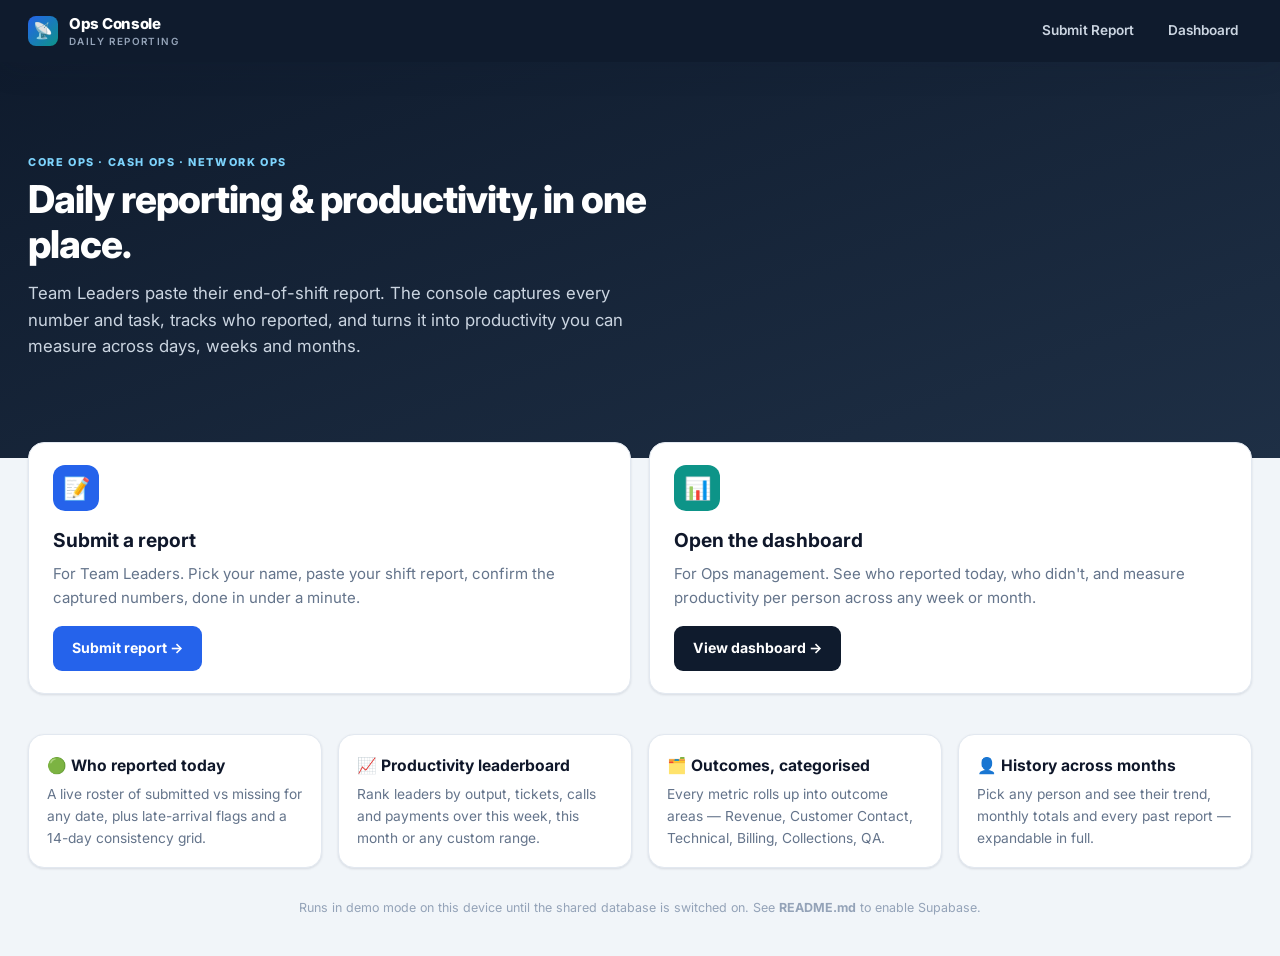
<file: index.html>
<!DOCTYPE html>
<html lang="en">
<head>
<meta charset="UTF-8" />
<meta name="viewport" content="width=device-width, initial-scale=1.0" />
<title>Ops Console — Daily Reporting</title>
<link rel="preconnect" href="https://fonts.googleapis.com" />
<link href="https://fonts.googleapis.com/css2?family=Inter:wght@400;500;600;700;800&display=swap" rel="stylesheet" />
<link rel="stylesheet" href="ops.css" />
<style>
  .hero { background:linear-gradient(160deg,var(--navy),var(--slate)); color:#fff; padding:64px 0 70px; }
  .hero .eyebrow { color:#7DD3FC; }
  .hero h1 { font-size:2.4rem; font-weight:800; letter-spacing:-1px; max-width:720px; line-height:1.15; }
  .hero p { color:#CBD5E1; font-size:1.05rem; max-width:600px; margin-top:14px; }
  .hero .row { margin-top:28px; }
  .choose { display:grid; grid-template-columns:1fr 1fr; gap:18px; margin-top:-44px; }
  .choose a { text-decoration:none; color:inherit; }
  .choose .card { transition:.18s; height:100%; }
  .choose .card:hover { transform:translateY(-3px); box-shadow:var(--shadow-md); }
  .choose .ic { width:46px;height:46px;border-radius:12px;display:grid;place-items:center;font-size:22px;color:#fff;margin-bottom:14px; }
  .feat { display:grid; grid-template-columns:repeat(auto-fit,minmax(220px,1fr)); gap:16px; margin-top:40px; }
  .feat .f { padding:18px; }
  .feat .f h3 { font-size:.98rem; margin-bottom:5px; }
  .feat .f p { color:var(--muted); font-size:.86rem; }
  @media(max-width:680px){ .choose{grid-template-columns:1fr;} .hero h1{font-size:1.8rem;} }
</style>
</head>
<body>

<header class="topbar">
  <div class="topbar__inner">
    <a class="brand" href="index.html"><span class="brand__mark">📡</span><span>Ops Console<small>Daily Reporting</small></span></a>
    <nav class="topnav">
      <a href="submit.html">Submit Report</a>
      <a href="dashboard.html">Dashboard</a>
    </nav>
  </div>
</header>

<section class="hero">
  <div class="wrap">
    <div class="eyebrow">Core Ops · Cash Ops · Network Ops</div>
    <h1>Daily reporting & productivity, in one place.</h1>
    <p>Team Leaders paste their end-of-shift report. The console captures every number and task, tracks who reported, and turns it into productivity you can measure across days, weeks and months.</p>
  </div>
</section>

<div class="wrap">
  <div class="choose">
    <a href="submit.html"><div class="card"><div class="card__body">
      <div class="ic" style="background:var(--blue)">📝</div>
      <h2 style="font-size:1.2rem;">Submit a report</h2>
      <p class="muted" style="margin-top:6px;">For Team Leaders. Pick your name, paste your shift report, confirm the captured numbers, done in under a minute.</p>
      <span class="btn btn--primary mt">Submit report →</span>
    </div></div></a>
    <a href="dashboard.html"><div class="card"><div class="card__body">
      <div class="ic" style="background:var(--teal)">📊</div>
      <h2 style="font-size:1.2rem;">Open the dashboard</h2>
      <p class="muted" style="margin-top:6px;">For Ops management. See who reported today, who didn't, and measure productivity per person across any week or month.</p>
      <span class="btn btn--dark mt">View dashboard →</span>
    </div></div></a>
  </div>

  <div class="feat">
    <div class="card f"><h3>🟢 Who reported today</h3><p>A live roster of submitted vs missing for any date, plus late-arrival flags and a 14-day consistency grid.</p></div>
    <div class="card f"><h3>📈 Productivity leaderboard</h3><p>Rank leaders by output, tickets, calls and payments over this week, this month or any custom range.</p></div>
    <div class="card f"><h3>🗂️ Outcomes, categorised</h3><p>Every metric rolls up into outcome areas — Revenue, Customer Contact, Technical, Billing, Collections, QA.</p></div>
    <div class="card f"><h3>👤 History across months</h3><p>Pick any person and see their trend, monthly totals and every past report — expandable in full.</p></div>
  </div>

  <p class="footer-note">Runs in demo mode on this device until the shared database is switched on. See <strong>README.md</strong> to enable Supabase.</p>
</div>

</body>
</html>
</file>
<file: ops.css>
/* ============================================================
   Ops Console — shared styles (self-contained, no dependencies)
   ============================================================ */
*, *::before, *::after { box-sizing: border-box; margin: 0; padding: 0; }

:root {
  --navy:        #0F1B2D;
  --navy-2:      #16273E;
  --slate:       #1E2F45;
  --blue:        #2563EB;
  --blue-dark:   #1D4ED8;
  --blue-soft:   #EFF4FF;
  --teal:        #0D9488;
  --emerald:     #059669;
  --emerald-soft:#ECFDF5;
  --amber:       #D97706;
  --amber-soft:  #FFFBEB;
  --red:         #DC2626;
  --red-soft:    #FEF2F2;
  --text:        #0F172A;
  --muted:       #64748B;
  --muted-2:     #94A3B8;
  --border:      #E2E8F0;
  --border-2:    #CBD5E1;
  --bg:          #F1F5F9;
  --card:        #FFFFFF;
  --radius:      10px;
  --radius-lg:   16px;
  --shadow:      0 1px 3px rgba(15,27,45,.08), 0 1px 2px rgba(15,27,45,.04);
  --shadow-md:   0 8px 30px rgba(15,27,45,.10);
}

body {
  font-family: 'Inter', system-ui, -apple-system, sans-serif;
  color: var(--text);
  background: var(--bg);
  line-height: 1.6;
  font-size: 15px;
  -webkit-font-smoothing: antialiased;
}

/* ---- Top bar ---- */
.topbar { background: var(--navy); color: #fff; position: sticky; top: 0; z-index: 50; box-shadow: var(--shadow-md); }
.topbar__inner { max-width: 1280px; margin: 0 auto; padding: 0 28px; height: 62px; display: flex; align-items: center; gap: 20px; }
.brand { display: flex; align-items: center; gap: 11px; text-decoration: none; color: #fff; font-weight: 800; letter-spacing: -.3px; }
.brand__mark { width: 30px; height: 30px; border-radius: 8px; background: linear-gradient(135deg, var(--blue), var(--teal)); display: grid; place-items: center; font-size: 16px; }
.brand small { display: block; font-size: .62rem; font-weight: 600; letter-spacing: 1.4px; text-transform: uppercase; color: var(--muted-2); margin-top: -2px; }
.topnav { margin-left: auto; display: flex; gap: 6px; align-items: center; }
.topnav a { color: #CBD5E1; text-decoration: none; font-size: .85rem; font-weight: 600; padding: 8px 14px; border-radius: 8px; transition: .15s; }
.topnav a:hover { background: rgba(255,255,255,.08); color: #fff; }
.topnav a.active { background: var(--blue); color: #fff; }

/* ---- Layout ---- */
.wrap { max-width: 1280px; margin: 0 auto; padding: 28px; }
.wrap--narrow { max-width: 860px; }
.page-head { margin-bottom: 22px; }
.page-head h1 { font-size: 1.5rem; font-weight: 800; letter-spacing: -.4px; }
.page-head p { color: var(--muted); font-size: .92rem; margin-top: 3px; }
.eyebrow { font-size: .68rem; font-weight: 800; letter-spacing: 1.6px; text-transform: uppercase; color: var(--blue); margin-bottom: 6px; }

/* ---- Cards ---- */
.card { background: var(--card); border: 1px solid var(--border); border-radius: var(--radius-lg); box-shadow: var(--shadow); }
.card__body { padding: 22px 24px; }
.card__head { padding: 16px 24px; border-bottom: 1px solid var(--border); display: flex; align-items: center; gap: 10px; }
.card__head h2 { font-size: 1.02rem; font-weight: 700; }
.card__head .sub { color: var(--muted); font-size: .82rem; font-weight: 500; margin-left: auto; }

/* ---- Buttons ---- */
.btn { display: inline-flex; align-items: center; gap: 7px; border: 1px solid transparent; border-radius: 9px; padding: 10px 18px; font: inherit; font-size: .88rem; font-weight: 700; cursor: pointer; text-decoration: none; transition: .15s; white-space: nowrap; }
.btn:disabled { opacity: .5; cursor: not-allowed; }
.btn--primary { background: var(--blue); color: #fff; }
.btn--primary:hover:not(:disabled) { background: var(--blue-dark); }
.btn--dark { background: var(--navy); color: #fff; }
.btn--dark:hover { background: var(--slate); }
.btn--ghost { background: #fff; border-color: var(--border-2); color: var(--text); }
.btn--ghost:hover { background: var(--bg); }
.btn--lg { padding: 13px 26px; font-size: .95rem; }
.btn--sm { padding: 6px 13px; font-size: .8rem; }
.btn--block { width: 100%; justify-content: center; }

/* ---- Forms ---- */
.field { margin-bottom: 16px; }
.field label { display: block; font-size: .82rem; font-weight: 700; margin-bottom: 6px; }
.field .hint { font-weight: 500; color: var(--muted); font-size: .78rem; }
.input, .select, textarea.input { width: 100%; border: 1.5px solid var(--border-2); border-radius: 9px; padding: 11px 13px; font: inherit; font-size: .92rem; background: #fff; color: var(--text); transition: .15s; }
.input:focus, .select:focus, textarea.input:focus { outline: none; border-color: var(--blue); box-shadow: 0 0 0 3px var(--blue-soft); }
textarea.input { resize: vertical; min-height: 120px; line-height: 1.5; font-family: inherit; }
.select { appearance: none; background-image: url("data:image/svg+xml,%3Csvg xmlns='http://www.w3.org/2000/svg' width='12' height='12' viewBox='0 0 24 24' fill='none' stroke='%2364748B' stroke-width='3'%3E%3Cpath d='M6 9l6 6 6-6'/%3E%3C/svg%3E"); background-repeat: no-repeat; background-position: right 13px center; padding-right: 36px; }

/* ---- Stat tiles ---- */
.stat-grid { display: grid; grid-template-columns: repeat(auto-fill, minmax(165px, 1fr)); gap: 14px; }
.stat { background: var(--card); border: 1px solid var(--border); border-radius: var(--radius); padding: 16px 18px; box-shadow: var(--shadow); }
.stat__label { font-size: .72rem; font-weight: 700; text-transform: uppercase; letter-spacing: .6px; color: var(--muted); display: flex; align-items: center; gap: 6px; }
.stat__value { font-size: 1.9rem; font-weight: 800; letter-spacing: -1px; margin-top: 4px; line-height: 1.1; }
.stat__sub { font-size: .76rem; color: var(--muted); margin-top: 2px; }

/* ---- Badges / pills ---- */
.badge { display: inline-flex; align-items: center; gap: 5px; font-size: .72rem; font-weight: 700; padding: 3px 10px; border-radius: 999px; }
.badge--green { background: var(--emerald-soft); color: var(--emerald); }
.badge--red { background: var(--red-soft); color: var(--red); }
.badge--amber { background: var(--amber-soft); color: var(--amber); }
.badge--blue { background: var(--blue-soft); color: var(--blue-dark); }
.badge--gray { background: var(--bg); color: var(--muted); }
.pill { display: inline-flex; align-items: center; gap: 5px; font-size: .74rem; font-weight: 600; padding: 4px 11px; border-radius: 999px; border: 1px solid var(--border-2); background: #fff; color: var(--muted); cursor: pointer; transition: .12s; }
.pill:hover { border-color: var(--blue); color: var(--blue); }
.pill.active { background: var(--blue); border-color: var(--blue); color: #fff; }

/* ---- Tables ---- */
.tbl { width: 100%; border-collapse: collapse; font-size: .88rem; }
.tbl th { text-align: left; font-size: .72rem; text-transform: uppercase; letter-spacing: .5px; color: var(--muted); font-weight: 700; padding: 11px 14px; border-bottom: 1.5px solid var(--border); white-space: nowrap; }
.tbl td { padding: 11px 14px; border-bottom: 1px solid var(--border); vertical-align: middle; }
.tbl tbody tr:hover { background: var(--blue-soft); }
.tbl tr:last-child td { border-bottom: none; }
.tbl .num { text-align: right; font-variant-numeric: tabular-nums; font-weight: 600; }
.tbl .name { font-weight: 700; }

/* ---- Avatar ---- */
.avatar { width: 34px; height: 34px; border-radius: 50%; display: inline-grid; place-items: center; font-weight: 800; font-size: .82rem; color: #fff; flex: 0 0 auto; }

/* ---- Misc ---- */
.row { display: flex; align-items: center; gap: 10px; }
.row--wrap { flex-wrap: wrap; }
.spacer { flex: 1; }
.muted { color: var(--muted); }
.center { text-align: center; }
.mt { margin-top: 16px; } .mt-lg { margin-top: 26px; }
.mb { margin-bottom: 16px; }
.hidden { display: none !important; }
.grid-2 { display: grid; grid-template-columns: 1fr 1fr; gap: 14px; }
.divider { height: 1px; background: var(--border); margin: 18px 0; }
.empty { text-align: center; color: var(--muted); padding: 40px 20px; }
.empty__icon { font-size: 2.4rem; opacity: .5; }
.toast { position: fixed; bottom: 24px; left: 50%; transform: translateX(-50%) translateY(120%); background: var(--navy); color: #fff; padding: 13px 22px; border-radius: 10px; font-weight: 600; font-size: .9rem; box-shadow: var(--shadow-md); z-index: 200; transition: transform .3s cubic-bezier(.2,.9,.3,1); }
.toast.show { transform: translateX(-50%) translateY(0); }
.toast--err { background: var(--red); }

/* Theme/outcome chips for activities */
.theme-chip { display: inline-flex; align-items: center; gap: 5px; font-size: .73rem; font-weight: 600; padding: 3px 9px; border-radius: 7px; background: var(--bg); border: 1px solid var(--border); color: var(--muted); }

/* Bars (simple CSS charts) */
.bar-row { display: grid; grid-template-columns: 150px 1fr 48px; align-items: center; gap: 12px; padding: 5px 0; }
.bar-row .lab { font-size: .82rem; font-weight: 600; overflow: hidden; text-overflow: ellipsis; white-space: nowrap; }
.bar-track { background: var(--bg); border-radius: 6px; height: 22px; overflow: hidden; }
.bar-fill { height: 100%; border-radius: 6px; background: linear-gradient(90deg, var(--blue), var(--teal)); min-width: 2px; transition: width .5s ease; }
.bar-row .val { text-align: right; font-weight: 700; font-variant-numeric: tabular-nums; font-size: .85rem; }

/* Trend sparkline columns */
.spark { display: flex; align-items: flex-end; gap: 3px; height: 60px; }
.spark__col { flex: 1; background: var(--blue-soft); border-radius: 3px 3px 0 0; min-height: 3px; position: relative; }
.spark__col.is-miss { background: var(--red-soft); }

.footer-note { text-align: center; color: var(--muted-2); font-size: .78rem; padding: 30px 0 10px; }

@media (max-width: 720px) {
  .topbar__inner { padding: 0 16px; }
  .brand small { display: none; }
  .wrap { padding: 18px 16px; }
  .grid-2 { grid-template-columns: 1fr; }
  .bar-row { grid-template-columns: 110px 1fr 40px; }
  .topnav a { padding: 7px 10px; font-size: .8rem; }
}
</file>
